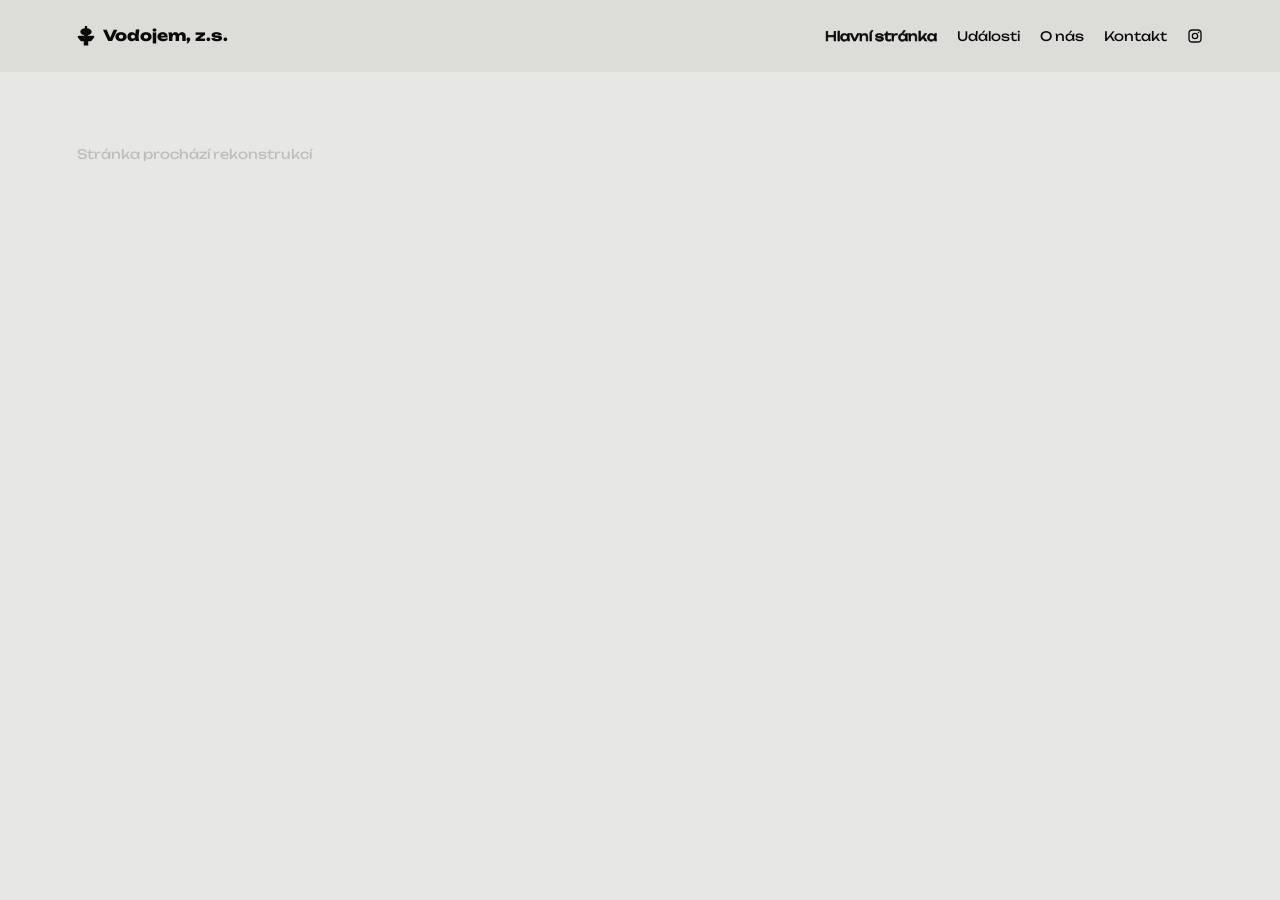
<file: index.html>
<!doctype html>
<html lang="cs">
<head>
<meta charset="utf-8">
<meta name="viewport" content="width=device-width, initial-scale=1">
<title>Vodojem, z.s.</title>
<meta name="description" content="Vodojem, z.s., kulturní spolek z Teplic: koncerty, společenské akce a festival.">
<meta name="theme-color" content="#e7e7e5">
<meta property="og:type" content="website">
<meta property="og:site_name" content="Vodojem, z.s.">
<meta property="og:locale" content="cs_CZ">
<meta property="og:url" content="https://vodojem.org/">
<meta property="og:image" content="https://vodojem.org/foto/festival-den.jpg">
<link rel="canonical" href="https://vodojem.org/">
<meta property="og:title" content="Vodojem, z.s.">
<meta property="og:description" content="Vodojem, z.s., kulturní spolek z Teplic: koncerty, společenské akce a festival.">
<link rel="icon" href="data:image/svg+xml,%3Csvg xmlns=%22http://www.w3.org/2000/svg%22 viewBox=%220 0 32 32%22%3E%3Crect width=%2232%22 height=%2232%22 fill=%22%23e7e7e5%22/%3E%3Cpath transform=%22translate%284 3%29%22 fill=%22%230a0a0a%22 d=%22M10.5 0h3v4h-3zM12 3c4.4 0 7.5 1.9 7.5 4.6S16.4 12.2 12 12.2 4.5 10.3 4.5 7.6 7.6 3 12 3zM9.5 11h5v2.5h-5zM2.4 13h19.2c1.3 0 2 1.4 1.2 2.4l-3.4 4.1c-.4.5-1 .8-1.6.8H6.2c-.6 0-1.2-.3-1.6-.8L1.2 15.4C.4 14.4 1.1 13 2.4 13zM9 20h6v6H9z%22/%3E%3C/svg%3E">
<link rel="preconnect" href="https://fonts.googleapis.com">
<link rel="preconnect" href="https://fonts.gstatic.com" crossorigin>
<link rel="stylesheet" href="https://fonts.googleapis.com/css2?family=Unbounded:wght@400;800&display=swap">
<link rel="stylesheet" href="style.css">
</head>
<body>
<header class="nav">
  <div class="wrap bar">
  <a class="home" href="index.html" translate="no"><svg class="mark" viewBox="0 0 24 26" aria-hidden="true"><path fill="currentColor" d="M10.5 0h3v4h-3zM12 3c4.4 0 7.5 1.9 7.5 4.6S16.4 12.2 12 12.2 4.5 10.3 4.5 7.6 7.6 3 12 3zM9.5 11h5v2.5h-5zM2.4 13h19.2c1.3 0 2 1.4 1.2 2.4l-3.4 4.1c-.4.5-1 .8-1.6.8H6.2c-.6 0-1.2-.3-1.6-.8L1.2 15.4C.4 14.4 1.1 13 2.4 13zM9 20h6v6H9z"/></svg>Vodojem,&nbsp;z.s.</a>
  <nav>
    <a href="index.html" aria-current="page">Hlavní stránka</a>
    <a href="udalosti.html">Události</a>
    <a href="o-nas.html">O nás</a>
    <a href="kontakt.html">Kontakt</a>
    <a class="ig" href="https://www.instagram.com/vodojem415/" aria-label="Instagram"><svg viewBox="0 0 24 24" aria-hidden="true"><rect x="3" y="3" width="18" height="18" rx="5" fill="none" stroke="currentColor" stroke-width="2"/><circle cx="12" cy="12" r="4" fill="none" stroke="currentColor" stroke-width="2"/><circle cx="17.3" cy="6.7" r="1.2" fill="currentColor"/></svg></a>
  </nav>
  </div>
</header>

<main id="main">
  <section><div class="wrap">
    <h1 class="sr-only" translate="no">Vodojem,&nbsp;z.s.</h1>
    <p class="note">Stránka prochází rekonstrukcí</p>
  </div></section>
</main>

</body>
</html>
</file>
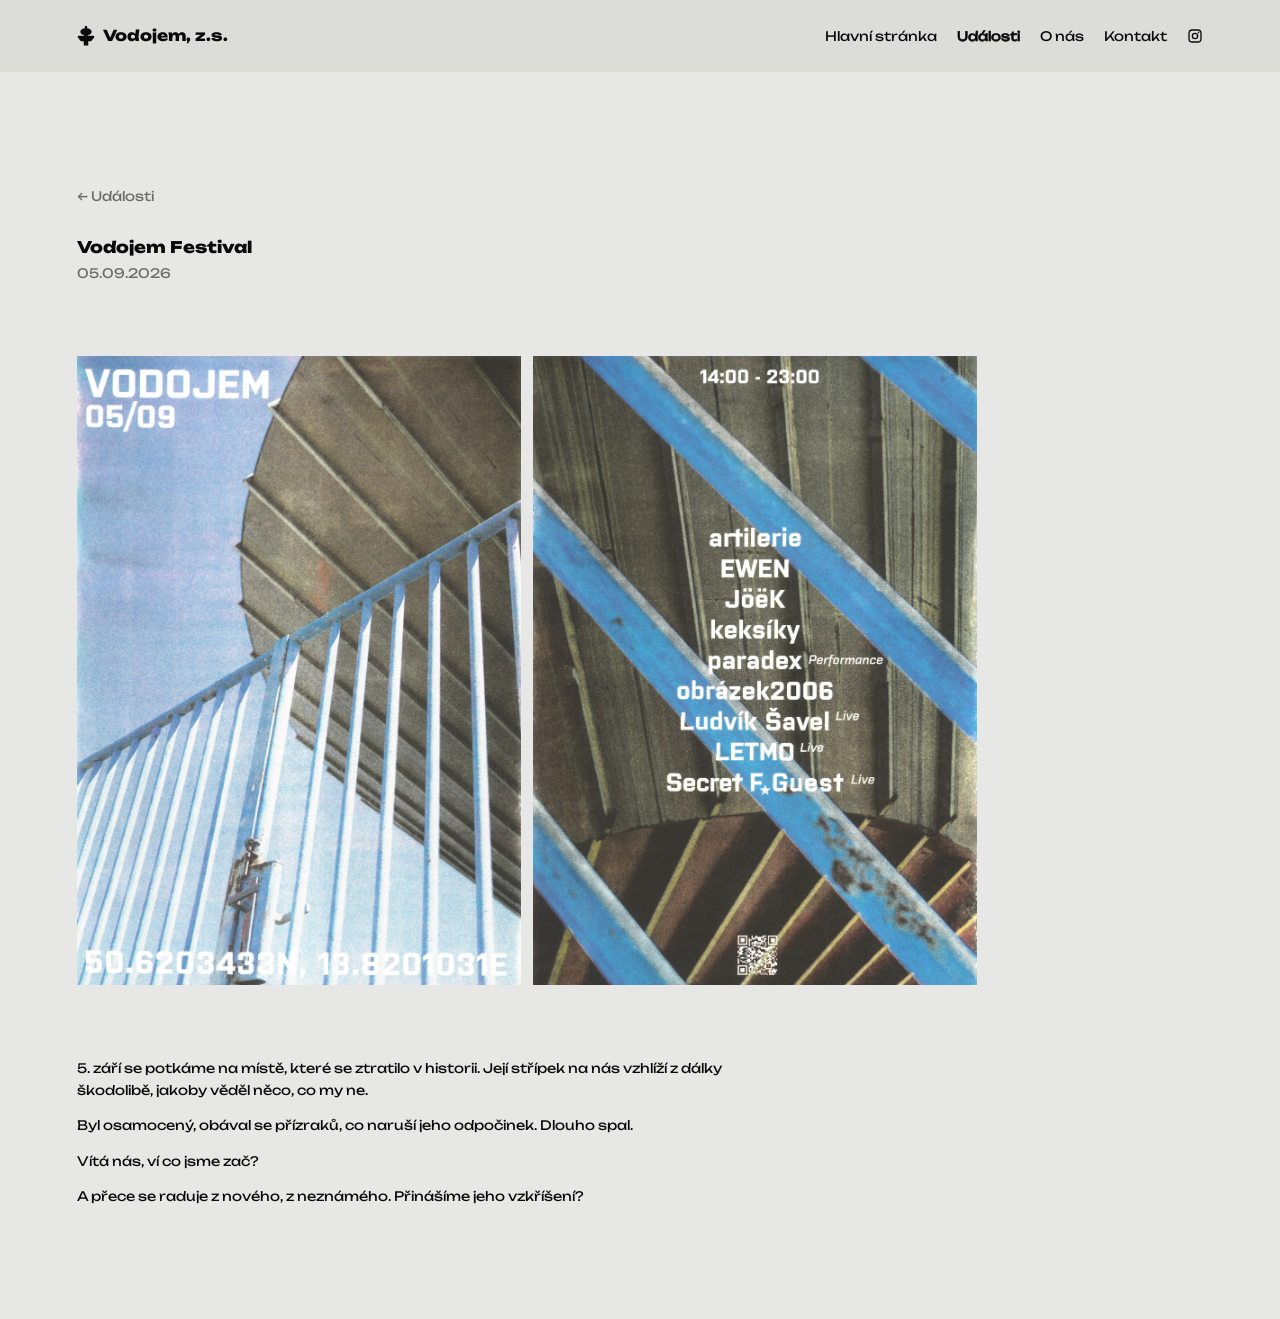
<file: festival-2026.html>
<!doctype html>
<html lang="cs">
<head>
<meta charset="utf-8">
<meta name="viewport" content="width=device-width, initial-scale=1">
<title>Vodojem Festival 2026 – Vodojem, z.s.</title>
<meta name="description" content="Vodojem Festival, 5. září 2026: plakát a program.">
<meta name="theme-color" content="#e7e7e5">
<meta property="og:type" content="website">
<meta property="og:site_name" content="Vodojem, z.s.">
<meta property="og:locale" content="cs_CZ">
<meta property="og:url" content="https://vodojem.org/festival-2026.html">
<meta property="og:image" content="https://vodojem.org/foto/festival-2026-nahled.jpg">
<link rel="canonical" href="https://vodojem.org/festival-2026.html">
<meta property="og:title" content="Vodojem Festival 2026 – Vodojem, z.s.">
<meta property="og:description" content="Vodojem Festival, 5. září 2026: plakát a program.">
<link rel="icon" href="data:image/svg+xml,%3Csvg xmlns=%22http://www.w3.org/2000/svg%22 viewBox=%220 0 32 32%22%3E%3Crect width=%2232%22 height=%2232%22 fill=%22%23e7e7e5%22/%3E%3Cpath transform=%22translate%284 3%29%22 fill=%22%230a0a0a%22 d=%22M10.5 0h3v4h-3zM12 3c4.4 0 7.5 1.9 7.5 4.6S16.4 12.2 12 12.2 4.5 10.3 4.5 7.6 7.6 3 12 3zM9.5 11h5v2.5h-5zM2.4 13h19.2c1.3 0 2 1.4 1.2 2.4l-3.4 4.1c-.4.5-1 .8-1.6.8H6.2c-.6 0-1.2-.3-1.6-.8L1.2 15.4C.4 14.4 1.1 13 2.4 13zM9 20h6v6H9z%22/%3E%3C/svg%3E">
<link rel="preconnect" href="https://fonts.googleapis.com">
<link rel="preconnect" href="https://fonts.gstatic.com" crossorigin>
<link rel="stylesheet" href="https://fonts.googleapis.com/css2?family=Unbounded:wght@400;800&display=swap">
<link rel="stylesheet" href="style.css">
</head>
<body>
<header class="nav">
  <div class="wrap bar">
  <a class="home" href="index.html" translate="no"><svg class="mark" viewBox="0 0 24 26" aria-hidden="true"><path fill="currentColor" d="M10.5 0h3v4h-3zM12 3c4.4 0 7.5 1.9 7.5 4.6S16.4 12.2 12 12.2 4.5 10.3 4.5 7.6 7.6 3 12 3zM9.5 11h5v2.5h-5zM2.4 13h19.2c1.3 0 2 1.4 1.2 2.4l-3.4 4.1c-.4.5-1 .8-1.6.8H6.2c-.6 0-1.2-.3-1.6-.8L1.2 15.4C.4 14.4 1.1 13 2.4 13zM9 20h6v6H9z"/></svg>Vodojem,&nbsp;z.s.</a>
  <nav>
    <a href="index.html">Hlavní stránka</a>
    <a href="udalosti.html" aria-current="true">Události</a>
    <a href="o-nas.html">O nás</a>
    <a href="kontakt.html">Kontakt</a>
    <a class="ig" href="https://www.instagram.com/vodojem415/" aria-label="Instagram"><svg viewBox="0 0 24 24" aria-hidden="true"><rect x="3" y="3" width="18" height="18" rx="5" fill="none" stroke="currentColor" stroke-width="2"/><circle cx="12" cy="12" r="4" fill="none" stroke="currentColor" stroke-width="2"/><circle cx="17.3" cy="6.7" r="1.2" fill="currentColor"/></svg></a>
  </nav>
  </div>
</header>

<main id="main">
  <section class="page-head"><div class="wrap">
    <a class="back" href="udalosti.html">← Události</a>
    <div class="prose">
      <h1 translate="no">Vodojem Festival</h1>
      <p class="event-date"><time datetime="2026-09-05">05.09.2026</time></p>
    </div>
    <figure class="photos">
      <div>
        <img src="foto/festival-2026-plakat.jpg" width="1971" height="2795" decoding="async" alt="Plakát: VODOJEM 05/09, souřadnice 50.6203433N, 13.8201031E, fotka zábradlí pod nádrží vodojemu">
        <img src="foto/festival-2026-program.jpg" width="1971" height="2795" decoding="async" alt="Program 14:00 až 23:00: artilerie, EWEN, JöëK, keksíky, paradex (performance), obrázek2006, Ludvík Šavel (live), LETMO (live), Secret F. Guest (live)">
      </div>
    </figure>
    <div class="prose story">
      <p>5. září se potkáme na místě, které se ztratilo v&nbsp;historii. Její střípek na nás vzhlíží z&nbsp;dálky škodolibě, jakoby věděl něco, co my ne.</p>
      <p>Byl osamocený, obával se přízraků, co naruší jeho odpočinek. Dlouho spal.</p>
      <p>Vítá nás, ví co jsme zač?</p>
      <p>A&nbsp;přece se raduje z&nbsp;nového, z&nbsp;neznámého. Přinášíme jeho vzkříšení?</p>
    </div>
  </div></section>
</main>

</body>
</html>
</file>
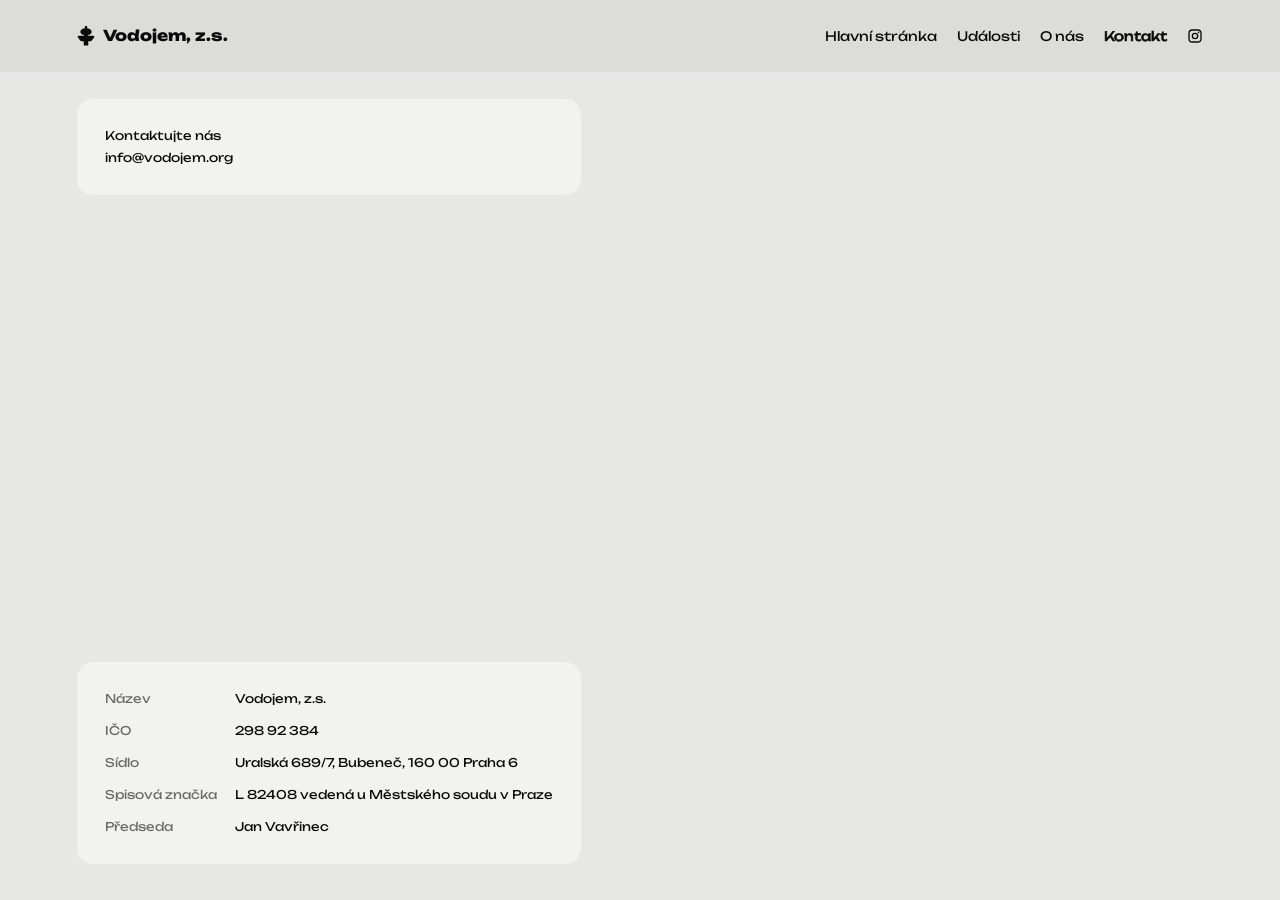
<file: kontakt.html>
<!doctype html>
<html lang="cs">
<head>
<meta charset="utf-8">
<meta name="viewport" content="width=device-width, initial-scale=1">
<title>Kontakt – Vodojem, z.s.</title>
<meta name="description" content="Kontakt a identifikační údaje spolku Vodojem, z.s.">
<meta name="theme-color" content="#e7e7e5">
<meta property="og:type" content="website">
<meta property="og:site_name" content="Vodojem, z.s.">
<meta property="og:locale" content="cs_CZ">
<meta property="og:url" content="https://vodojem.org/kontakt.html">
<meta property="og:image" content="https://vodojem.org/foto/festival-den.jpg">
<link rel="canonical" href="https://vodojem.org/kontakt.html">
<meta property="og:title" content="Kontakt – Vodojem, z.s.">
<meta property="og:description" content="Kontakt a identifikační údaje spolku Vodojem, z.s.">
<link rel="icon" href="data:image/svg+xml,%3Csvg xmlns=%22http://www.w3.org/2000/svg%22 viewBox=%220 0 32 32%22%3E%3Crect width=%2232%22 height=%2232%22 fill=%22%23e7e7e5%22/%3E%3Cpath transform=%22translate%284 3%29%22 fill=%22%230a0a0a%22 d=%22M10.5 0h3v4h-3zM12 3c4.4 0 7.5 1.9 7.5 4.6S16.4 12.2 12 12.2 4.5 10.3 4.5 7.6 7.6 3 12 3zM9.5 11h5v2.5h-5zM2.4 13h19.2c1.3 0 2 1.4 1.2 2.4l-3.4 4.1c-.4.5-1 .8-1.6.8H6.2c-.6 0-1.2-.3-1.6-.8L1.2 15.4C.4 14.4 1.1 13 2.4 13zM9 20h6v6H9z%22/%3E%3C/svg%3E">
<link rel="preconnect" href="https://fonts.googleapis.com">
<link rel="preconnect" href="https://fonts.gstatic.com" crossorigin>
<link rel="stylesheet" href="https://fonts.googleapis.com/css2?family=Unbounded:wght@400;800&display=swap">
<link rel="stylesheet" href="style.css">
</head>
<body>
<header class="nav">
  <div class="wrap bar">
  <a class="home" href="index.html" translate="no"><svg class="mark" viewBox="0 0 24 26" aria-hidden="true"><path fill="currentColor" d="M10.5 0h3v4h-3zM12 3c4.4 0 7.5 1.9 7.5 4.6S16.4 12.2 12 12.2 4.5 10.3 4.5 7.6 7.6 3 12 3zM9.5 11h5v2.5h-5zM2.4 13h19.2c1.3 0 2 1.4 1.2 2.4l-3.4 4.1c-.4.5-1 .8-1.6.8H6.2c-.6 0-1.2-.3-1.6-.8L1.2 15.4C.4 14.4 1.1 13 2.4 13zM9 20h6v6H9z"/></svg>Vodojem,&nbsp;z.s.</a>
  <nav>
    <a href="index.html">Hlavní stránka</a>
    <a href="udalosti.html">Události</a>
    <a href="o-nas.html">O nás</a>
    <a href="kontakt.html" aria-current="page">Kontakt</a>
    <a class="ig" href="https://www.instagram.com/vodojem415/" aria-label="Instagram"><svg viewBox="0 0 24 24" aria-hidden="true"><rect x="3" y="3" width="18" height="18" rx="5" fill="none" stroke="currentColor" stroke-width="2"/><circle cx="12" cy="12" r="4" fill="none" stroke="currentColor" stroke-width="2"/><circle cx="17.3" cy="6.7" r="1.2" fill="currentColor"/></svg></a>
  </nav>
  </div>
</header>

<main id="main">
  <section class="split"><div class="wrap">
    <h1 class="sr-only">Kontakt</h1>
    <div class="card reach">
      <p>Kontaktujte nás</p>
      <a href="mailto:info@vodojem.org" translate="no">info@vodojem.org</a>
    </div>
    <dl class="card">
      <div><dt>Název</dt><dd>Vodojem, z.s.</dd></div>
      <div><dt>IČO</dt><dd>298&nbsp;92&nbsp;384</dd></div>
      <div><dt>Sídlo</dt><dd>Uralská 689/7, Bubeneč, 160&nbsp;00 Praha&nbsp;6</dd></div>
      <div><dt>Spisová značka</dt><dd>L&nbsp;82408 vedená u&nbsp;Městského soudu v&nbsp;Praze</dd></div>
      <div><dt>Předseda</dt><dd>Jan Vavřinec</dd></div>
    </dl>
  </div></section>
</main>

</body>
</html>
</file>
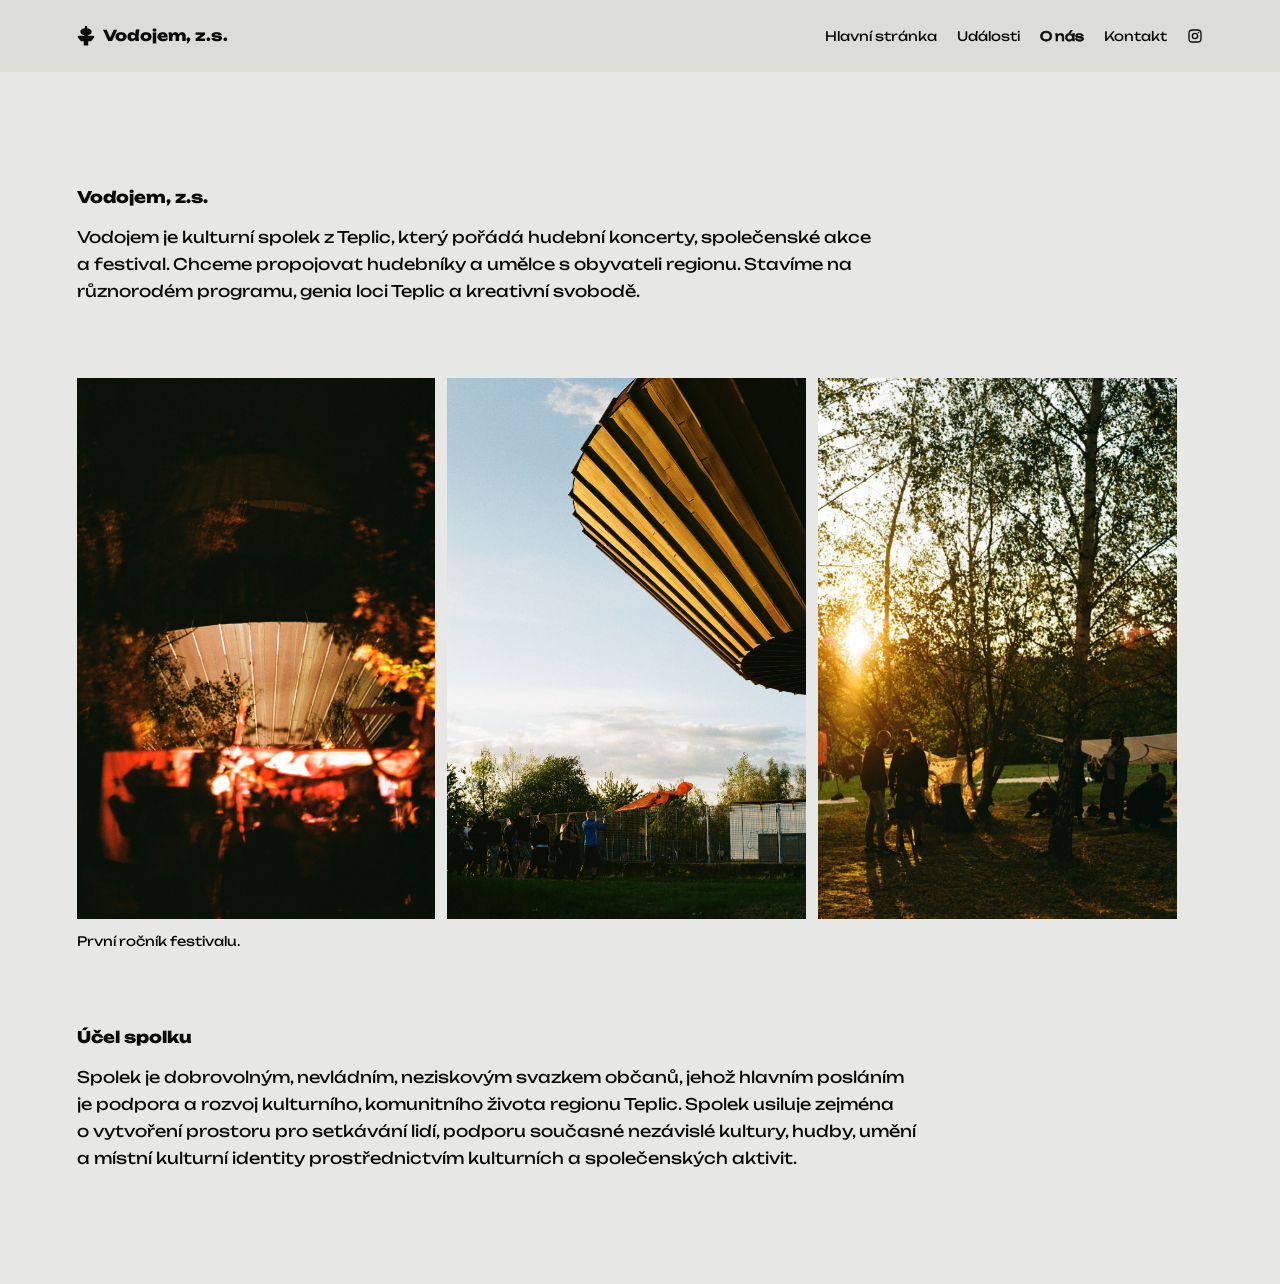
<file: o-nas.html>
<!doctype html>
<html lang="cs">
<head>
<meta charset="utf-8">
<meta name="viewport" content="width=device-width, initial-scale=1">
<title>O nás – Vodojem, z.s.</title>
<meta name="description" content="Vodojem je kulturní spolek z Teplic, který pořádá hudební koncerty, společenské akce a festival.">
<meta name="theme-color" content="#e7e7e5">
<meta property="og:type" content="website">
<meta property="og:site_name" content="Vodojem, z.s.">
<meta property="og:locale" content="cs_CZ">
<meta property="og:url" content="https://vodojem.org/o-nas.html">
<meta property="og:image" content="https://vodojem.org/foto/festival-den.jpg">
<link rel="canonical" href="https://vodojem.org/o-nas.html">
<meta property="og:title" content="O nás – Vodojem, z.s.">
<meta property="og:description" content="Vodojem je kulturní spolek z Teplic, který pořádá hudební koncerty, společenské akce a festival.">
<link rel="icon" href="data:image/svg+xml,%3Csvg xmlns=%22http://www.w3.org/2000/svg%22 viewBox=%220 0 32 32%22%3E%3Crect width=%2232%22 height=%2232%22 fill=%22%23e7e7e5%22/%3E%3Cpath transform=%22translate%284 3%29%22 fill=%22%230a0a0a%22 d=%22M10.5 0h3v4h-3zM12 3c4.4 0 7.5 1.9 7.5 4.6S16.4 12.2 12 12.2 4.5 10.3 4.5 7.6 7.6 3 12 3zM9.5 11h5v2.5h-5zM2.4 13h19.2c1.3 0 2 1.4 1.2 2.4l-3.4 4.1c-.4.5-1 .8-1.6.8H6.2c-.6 0-1.2-.3-1.6-.8L1.2 15.4C.4 14.4 1.1 13 2.4 13zM9 20h6v6H9z%22/%3E%3C/svg%3E">
<link rel="preconnect" href="https://fonts.googleapis.com">
<link rel="preconnect" href="https://fonts.gstatic.com" crossorigin>
<link rel="stylesheet" href="https://fonts.googleapis.com/css2?family=Unbounded:wght@400;800&display=swap">
<link rel="stylesheet" href="style.css">
</head>
<body>
<header class="nav">
  <div class="wrap bar">
  <a class="home" href="index.html" translate="no"><svg class="mark" viewBox="0 0 24 26" aria-hidden="true"><path fill="currentColor" d="M10.5 0h3v4h-3zM12 3c4.4 0 7.5 1.9 7.5 4.6S16.4 12.2 12 12.2 4.5 10.3 4.5 7.6 7.6 3 12 3zM9.5 11h5v2.5h-5zM2.4 13h19.2c1.3 0 2 1.4 1.2 2.4l-3.4 4.1c-.4.5-1 .8-1.6.8H6.2c-.6 0-1.2-.3-1.6-.8L1.2 15.4C.4 14.4 1.1 13 2.4 13zM9 20h6v6H9z"/></svg>Vodojem,&nbsp;z.s.</a>
  <nav>
    <a href="index.html">Hlavní stránka</a>
    <a href="udalosti.html">Události</a>
    <a href="o-nas.html" aria-current="page">O nás</a>
    <a href="kontakt.html">Kontakt</a>
    <a class="ig" href="https://www.instagram.com/vodojem415/" aria-label="Instagram"><svg viewBox="0 0 24 24" aria-hidden="true"><rect x="3" y="3" width="18" height="18" rx="5" fill="none" stroke="currentColor" stroke-width="2"/><circle cx="12" cy="12" r="4" fill="none" stroke="currentColor" stroke-width="2"/><circle cx="17.3" cy="6.7" r="1.2" fill="currentColor"/></svg></a>
  </nav>
  </div>
</header>

<main id="main">
  <section class="page-head"><div class="wrap">
    <h1 class="sr-only">O nás</h1>
    <div class="prose">
      <h2 translate="no">Vodojem, z.s.</h2>
      <p>Vodojem je kulturní spolek z&nbsp;Teplic, který pořádá hudební koncerty, společenské akce a&nbsp;festival. Chceme propojovat hudebníky a&nbsp;umělce s&nbsp;obyvateli regionu. Stavíme na různorodém programu, genia loci Teplic a&nbsp;kreativní svobodě.</p>
    </div>
    <figure class="photos three">
      <div>
        <img src="foto/festival-noc.jpg" width="1325" height="2000" loading="lazy" decoding="async" alt="Nasvícené pódium pod vodojemem v noci, mezi stromy dav lidí v červeném světle">
        <img src="foto/festival-den.jpg" width="1325" height="2000" loading="lazy" decoding="async" alt="Lidé s oranžovou vlajkou pod dřevěnou nádrží vodojemu ve večerním slunci">
        <img src="foto/festival-stromy.jpg" width="994" height="1500" loading="lazy" decoding="async" alt="Lidé mezi břízami a plachtami na louce v zapadajícím slunci">
      </div>
      <figcaption>První ročník festivalu.</figcaption>
    </figure>
    <div class="prose">
      <h2>Účel spolku</h2>
      <p>Spolek je dobrovolným, nevládním, neziskovým svazkem občanů, jehož hlavním posláním je podpora a&nbsp;rozvoj kulturního, komunitního života regionu Teplic. Spolek usiluje zejména o&nbsp;vytvoření prostoru pro setkávání lidí, podporu současné nezávislé kultury, hudby, umění a&nbsp;místní kulturní identity prostřednictvím kulturních a&nbsp;společenských aktivit.</p>
    </div>
  </div></section>
</main>

</body>
</html>
</file>
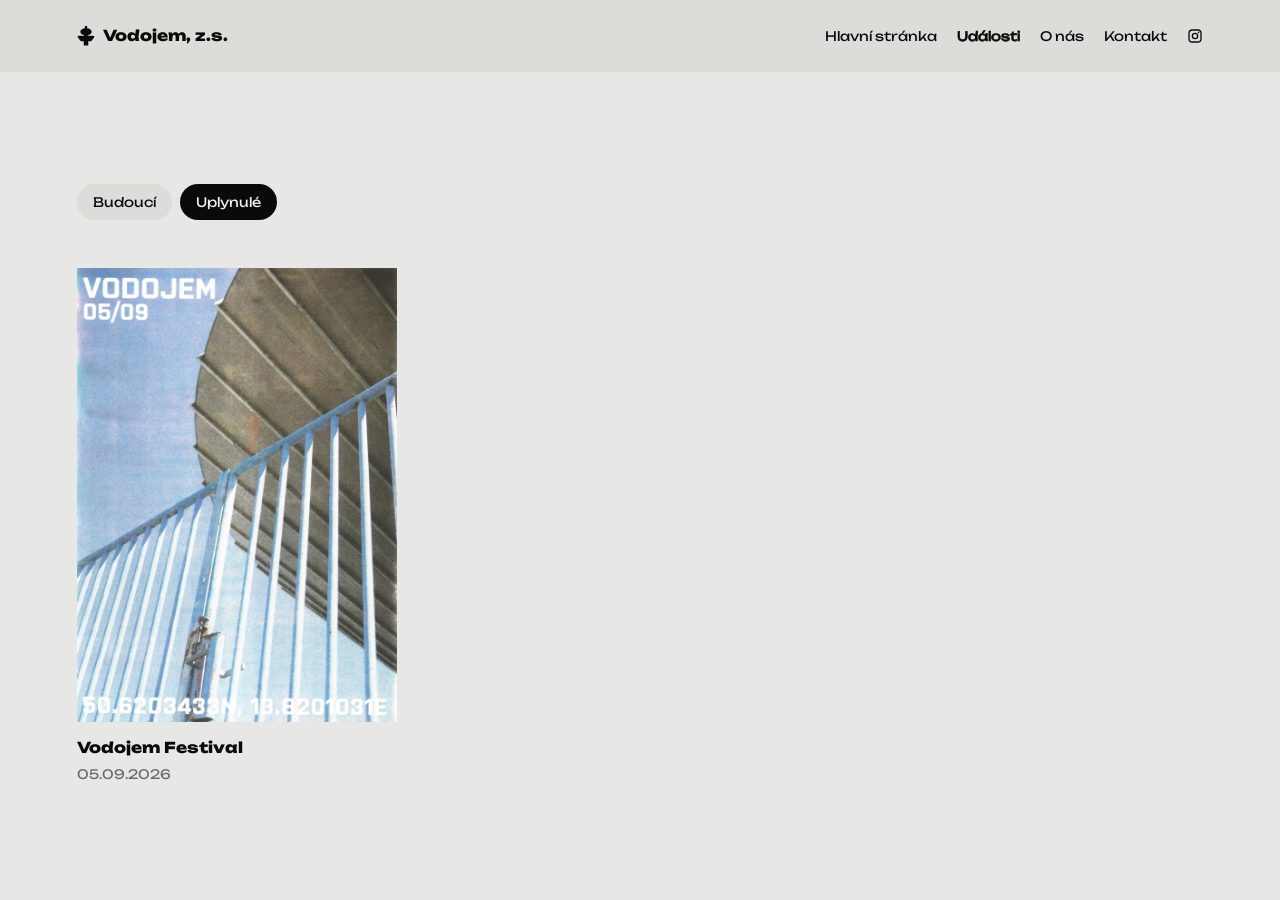
<file: udalosti.html>
<!doctype html>
<html lang="cs">
<head>
<meta charset="utf-8">
<meta name="viewport" content="width=device-width, initial-scale=1">
<title>Události – Vodojem, z.s.</title>
<meta name="description" content="Budoucí a uplynulé akce spolku Vodojem, z.s. z Teplic.">
<meta name="theme-color" content="#e7e7e5">
<meta property="og:type" content="website">
<meta property="og:site_name" content="Vodojem, z.s.">
<meta property="og:locale" content="cs_CZ">
<meta property="og:url" content="https://vodojem.org/udalosti.html">
<meta property="og:image" content="https://vodojem.org/foto/festival-2026-nahled.jpg">
<link rel="canonical" href="https://vodojem.org/udalosti.html">
<meta property="og:title" content="Události – Vodojem, z.s.">
<meta property="og:description" content="Budoucí a uplynulé akce spolku Vodojem, z.s. z Teplic.">
<link rel="icon" href="data:image/svg+xml,%3Csvg xmlns=%22http://www.w3.org/2000/svg%22 viewBox=%220 0 32 32%22%3E%3Crect width=%2232%22 height=%2232%22 fill=%22%23e7e7e5%22/%3E%3Cpath transform=%22translate%284 3%29%22 fill=%22%230a0a0a%22 d=%22M10.5 0h3v4h-3zM12 3c4.4 0 7.5 1.9 7.5 4.6S16.4 12.2 12 12.2 4.5 10.3 4.5 7.6 7.6 3 12 3zM9.5 11h5v2.5h-5zM2.4 13h19.2c1.3 0 2 1.4 1.2 2.4l-3.4 4.1c-.4.5-1 .8-1.6.8H6.2c-.6 0-1.2-.3-1.6-.8L1.2 15.4C.4 14.4 1.1 13 2.4 13zM9 20h6v6H9z%22/%3E%3C/svg%3E">
<link rel="preconnect" href="https://fonts.googleapis.com">
<link rel="preconnect" href="https://fonts.gstatic.com" crossorigin>
<link rel="stylesheet" href="https://fonts.googleapis.com/css2?family=Unbounded:wght@400;800&display=swap">
<link rel="stylesheet" href="style.css">
</head>
<body>
<header class="nav">
  <div class="wrap bar">
  <a class="home" href="index.html" translate="no"><svg class="mark" viewBox="0 0 24 26" aria-hidden="true"><path fill="currentColor" d="M10.5 0h3v4h-3zM12 3c4.4 0 7.5 1.9 7.5 4.6S16.4 12.2 12 12.2 4.5 10.3 4.5 7.6 7.6 3 12 3zM9.5 11h5v2.5h-5zM2.4 13h19.2c1.3 0 2 1.4 1.2 2.4l-3.4 4.1c-.4.5-1 .8-1.6.8H6.2c-.6 0-1.2-.3-1.6-.8L1.2 15.4C.4 14.4 1.1 13 2.4 13zM9 20h6v6H9z"/></svg>Vodojem,&nbsp;z.s.</a>
  <nav>
    <a href="index.html">Hlavní stránka</a>
    <a href="udalosti.html" aria-current="page">Události</a>
    <a href="o-nas.html">O nás</a>
    <a href="kontakt.html">Kontakt</a>
    <a class="ig" href="https://www.instagram.com/vodojem415/" aria-label="Instagram"><svg viewBox="0 0 24 24" aria-hidden="true"><rect x="3" y="3" width="18" height="18" rx="5" fill="none" stroke="currentColor" stroke-width="2"/><circle cx="12" cy="12" r="4" fill="none" stroke="currentColor" stroke-width="2"/><circle cx="17.3" cy="6.7" r="1.2" fill="currentColor"/></svg></a>
  </nav>
  </div>
</header>

<main id="main">
  <section class="page-head"><div class="wrap">
    <h1 class="sr-only">Události</h1>
    <div class="tabs" role="tablist" aria-label="Události">
      <button type="button" role="tab" id="tab-budouci" aria-controls="budouci" aria-selected="false">Budoucí</button>
      <button type="button" role="tab" id="tab-uplynule" aria-controls="uplynule" aria-selected="true">Uplynulé</button>
    </div>

    <div class="panel" role="tabpanel" id="budouci" aria-labelledby="tab-budouci" hidden>
      <p class="empty">Další akce perlivě plánujeme!</p>
    </div>

    <div class="panel" role="tabpanel" id="uplynule" aria-labelledby="tab-uplynule">
      <a class="event" href="festival-2026.html">
        <span class="event-img"><img src="foto/festival-2026-nahled.jpg" width="705" height="1000" decoding="async" alt="Plakát festivalu Vodojem 05/09"></span>
        <span class="event-name" translate="no">Vodojem Festival</span>
        <span class="event-date"><time datetime="2026-09-05">05.09.2026</time></span>
      </a>
    </div>
  </div></section>
</main>

<script>
/* přepínání Budoucí / Uplynulé */
const tabs=[...document.querySelectorAll('[role=tab]')];
function show(t){tabs.forEach(b=>{const on=b===t;b.setAttribute('aria-selected',on);b.tabIndex=on?0:-1;document.getElementById(b.getAttribute('aria-controls')).hidden=!on})}
tabs.forEach((b,i)=>{b.addEventListener('click',()=>show(b));b.addEventListener('keydown',e=>{const d=e.key==='ArrowRight'?1:e.key==='ArrowLeft'?-1:0;if(d){const n=tabs[(i+d+tabs.length)%tabs.length];show(n);n.focus()}})});
show(tabs.find(b=>b.getAttribute('aria-selected')==='true'));
</script>

</body>
</html>
</file>
<file: style.css>
:root{
  --bg:#e7e7e5; --bar:#dcdcd9; --ink:#0a0a0a;
  --muted:#bdbdb9; --label:#6b6b67; --card:#f2f2f0;
  --fs-xs:12px; --fs-s:13px; --fs-m:15px;
  --gap-nav:20px; --gap-nav-s:12px;
  --pad:clamp(16px,6vw,96px); --card-pad:clamp(20px,3vw,28px);
}
*{box-sizing:border-box;margin:0;padding:0}
html{-webkit-text-size-adjust:100%;scrollbar-color:var(--ink) var(--bg)}
body{background:var(--bg);color:var(--ink);font:var(--fs-m)/1.6 Unbounded,sans-serif;min-height:100svh;display:flex;flex-direction:column}
main{flex:1;display:flex;flex-direction:column}
::selection{background:var(--ink);color:var(--bg)}
a{color:inherit;text-decoration:none;touch-action:manipulation;-webkit-tap-highlight-color:transparent}
:focus-visible{outline:2px solid var(--ink);outline-offset:4px}

/* jeden kontejner se stejným okrajem vlevo i vpravo pro hlavičku, obsah i zápatí */
.wrap{margin:0 var(--pad)}

/* hlavička jako lišta o odstín tmavší než pozadí: název vlevo, menu vpravo */
.nav{background:var(--bar)}
.bar{display:flex;justify-content:space-between;align-items:center;gap:16px;padding-top:14px;padding-bottom:14px}
.home{font-weight:800;font-size:var(--fs-m);min-height:44px;display:inline-flex;align-items:center}
/* malá silueta vodojemu před názvem */
.mark{width:18px;height:19.5px;margin-right:8px;flex:none;shape-rendering:geometricPrecision}
nav{display:flex;flex-wrap:wrap;justify-content:flex-end;gap:0 var(--gap-nav);font-size:var(--fs-s)}
nav a{min-height:44px;display:inline-flex;align-items:center}
/* aktuální stránka ztučněná obrysem písma: šířka slova se nemění, takže mezery v menu zůstávají stejné */
nav a[aria-current]{-webkit-text-stroke:.6px currentColor}

/* ikona Instagramu úplně vpravo v menu */
.ig svg{width:16px;height:16px;display:block}

/* při najetí myší: plynulé zvětšení s lehkým nadzvednutím, pomalý návrat (jen zařízení s myší) */
nav a,.home{transition:transform .6s cubic-bezier(.22,1,.36,1)}
@media (hover:hover){
  nav a:hover,.home:hover{transform:translateY(-2px) scale(1.1);transition:transform .5s cubic-bezier(.22,1,.36,1)}
}
nav a:active,.home:active{transform:translateY(0) scale(1.04);transition-duration:.15s}

/* textové stránky (O nás, festival) */
.page-head{padding:clamp(56px,9vw,112px) 0}
.prose{max-width:60ch;font-size:16px;line-height:1.7}
.prose h1,.prose h2{font-size:inherit;font-weight:800;margin-bottom:.8em}
.prose h1:has(+ .event-date){margin-bottom:0}
/* odkaz zpět na seznam událostí */
.back{display:inline-flex;align-items:center;min-height:44px;margin:-12px 0 16px;font-size:var(--fs-s);color:var(--label);transition:color .3s}
@media (hover:hover){.back:hover{color:var(--ink)}}
.prose p+p{margin-top:1em}
/* text k akci o stupeň menší */
.story{font-size:var(--fs-s)}
/* fotky vedle sebe, pod nimi krátký popisek; na úzké obrazovce pod sebou */
.photos{margin:clamp(40px,6vw,72px) 0 clamp(40px,6vw,72px);max-width:900px}
.photos div{display:grid;grid-template-columns:1fr 1fr;gap:12px}
.photos.three{max-width:1100px}
.photos.three div{grid-template-columns:repeat(3,1fr)}
.photos img{display:block;width:100%;height:auto;background:var(--bar)}
.photos figcaption{font-size:var(--fs-s);margin-top:12px}
@media (max-width:600px){.photos div,.photos.three div{grid-template-columns:1fr}}

/* Události: dvě přepínací tlačítka, vybrané černé */
.tabs{display:flex;gap:8px;margin-bottom:clamp(28px,4vw,48px)}
.tabs button{font:inherit;font-size:var(--fs-s);color:var(--ink);background:var(--bar);border:0;border-radius:999px;min-height:36px;padding:0 16px;cursor:pointer;transition:transform .6s cubic-bezier(.22,1,.36,1),background-color .3s,color .3s}
.tabs button[aria-selected=true]{background:var(--ink);color:var(--card)}
@media (hover:hover){.tabs button:hover{transform:translateY(-2px) scale(1.06);transition:transform .5s cubic-bezier(.22,1,.36,1),background-color .3s,color .3s}}
.tabs button:active{transform:scale(1.02);transition-duration:.15s}
.empty{font-size:var(--fs-s);color:var(--label)}
/* karta akce: plakát jako tlačítko, pod ním název a datum */
.event{display:inline-grid;gap:4px;width:min(320px,100%)}
.event-img{display:block;overflow:hidden;margin-bottom:10px;background:var(--bar)}
.event-img img{display:block;width:100%;height:auto;transition:transform .6s cubic-bezier(.22,1,.36,1)}
@media (hover:hover){.event:hover .event-img img{transform:scale(1.03)}}
.event-name{font-weight:800;font-size:var(--fs-m)}
.event-date{font-size:var(--fs-s);color:var(--label)}

/* malá světle šedá poznámka o rekonstrukci, skoro splývá s pozadím */
.note{font-size:var(--fs-s);color:var(--muted);margin-top:clamp(32px,6vw,72px)}
.note a{color:var(--ink)}

/* Kontakt: první rámeček nahoře pod menu, druhý u spodního okraje; oba stejně široké */
.split{flex:1;display:flex;padding:clamp(16px,3vh,32px) 0 clamp(16px,4vh,40px)}
.split .wrap{display:grid;grid-template-rows:auto 1fr auto;width:fit-content;max-width:100%}
.split dl.card{grid-row:3}

/* zaoblené rámečky na Kontaktu, menším písmem */
.card{max-width:700px;padding:var(--card-pad);border-radius:16px;background:var(--card);font-size:var(--fs-xs);line-height:1.5;display:grid;gap:14px}
.card div{display:grid;grid-template-columns:9.5em 1fr;gap:4px 16px}
.card dt{color:var(--label)}
/* horní rámeček: popisek a e-mail pod sebou, stejné písmo jako údaje dole */
.card.reach{gap:4px;justify-items:start}
/* kurzor nad e-mailem: papír s tužkou (hrot tužky je místo kliknutí) */
.reach a{transition:color .3s;cursor:url("data:image/svg+xml,%3Csvg xmlns='http://www.w3.org/2000/svg' width='28' height='28' viewBox='0 0 28 28'%3E%3Cpath d='M3 4h14v20H3z' fill='%23fff' stroke='%230a0a0a' stroke-width='1.5' stroke-linejoin='round'/%3E%3Cpath d='M6 9h8M6 12.5h8M6 16h4' stroke='%230a0a0a' stroke-width='1.3'/%3E%3Cpath d='M23 3.5l3.5 3.5-10 10-4.5 1 1-4.5z' fill='%23fff' stroke='%230a0a0a' stroke-width='1.5' stroke-linejoin='round'/%3E%3Cpath d='M20.5 6l3.5 3.5' stroke='%230a0a0a' stroke-width='1.5'/%3E%3C/svg%3E") 12 18,pointer}
@media (hover:hover){.reach a:hover{color:var(--label)}}
@media (max-width:480px){.card div{grid-template-columns:1fr;gap:0}}

/* nadpis jen pro čtečky obrazovky */
.sr-only{position:absolute;width:1px;height:1px;overflow:hidden;clip-path:inset(50%);white-space:nowrap}

@media (max-width:720px){
  .bar{flex-direction:column;align-items:flex-start;gap:0;padding-top:6px;padding-bottom:6px}
  nav{justify-content:flex-start;gap:0 var(--gap-nav-s)}
  /* na telefonu ikona Instagramu vpravo v řádku s názvem */
  .bar{position:relative}
  .ig{position:absolute;right:0;top:6px}
}
/* při „Omezit pohyb“ zůstane plynulé zvětšení, jen bez nadzvednutí */
@media (prefers-reduced-motion:reduce) and (hover:hover){
  nav a:hover,.home:hover{transform:scale(1.08);transition:transform .5s cubic-bezier(.22,1,.36,1)}
}
</file>
